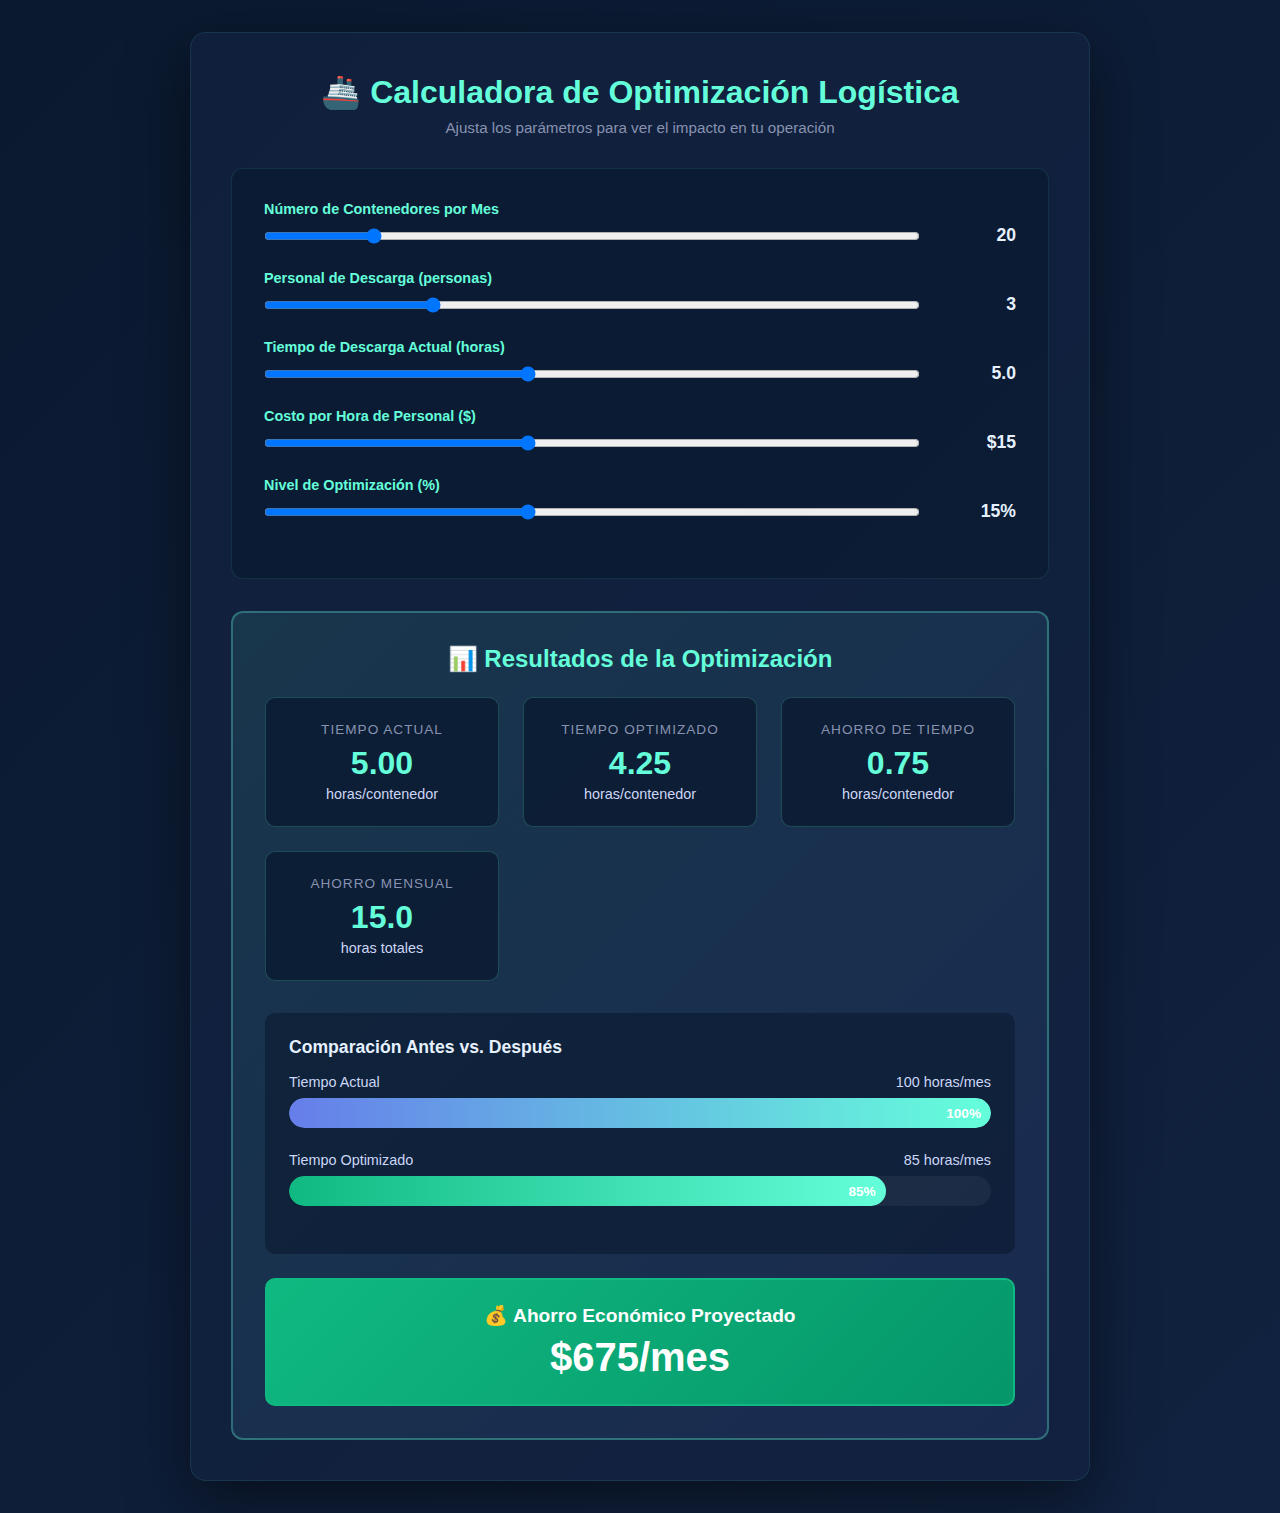
<file: calculadora.html>
<!DOCTYPE html>
<html lang="es">

<head>
    <meta charset="UTF-8">
    <meta name="viewport" content="width=device-width, initial-scale=1.0">
    <title>Calculadora de Optimización Logística</title>
    <style>
        * {
            margin: 0;
            padding: 0;
            box-sizing: border-box;
        }

        body {
            font-family: 'Inter', -apple-system, BlinkMacSystemFont, 'Segoe UI', sans-serif;
            background: linear-gradient(135deg, #0a192f 0%, #112240 100%);
            color: #ccd6f6;
            padding: 2rem;
            min-height: 100vh;
        }

        .calculator-container {
            max-width: 900px;
            margin: 0 auto;
            background: rgba(17, 34, 64, 0.8);
            border-radius: 16px;
            padding: 2.5rem;
            box-shadow: 0 20px 60px rgba(0, 0, 0, 0.5);
            border: 1px solid rgba(100, 255, 218, 0.1);
        }

        h1 {
            color: #64ffda;
            font-size: 2rem;
            margin-bottom: 0.5rem;
            text-align: center;
        }

        .subtitle {
            text-align: center;
            color: #8892b0;
            margin-bottom: 2rem;
            font-size: 0.95rem;
        }

        .input-section {
            background: rgba(10, 25, 47, 0.6);
            padding: 2rem;
            border-radius: 12px;
            margin-bottom: 2rem;
            border: 1px solid rgba(100, 255, 218, 0.1);
        }

        .input-group {
            margin-bottom: 1.5rem;
        }

        label {
            display: block;
            color: #64ffda;
            font-weight: 600;
            margin-bottom: 0.5rem;
            font-size: 0.9rem;
        }

        .input-wrapper {
            display: flex;
            align-items: center;
            gap: 1rem;
        }

        input[type="number"],
        input[type="range"] {
            flex: 1;
            padding: 0.75rem;
            background: rgba(255, 255, 255, 0.05);
            border: 1px solid rgba(100, 255, 218, 0.2);
            border-radius: 8px;
            color: #e6f1ff;
            font-size: 1rem;
            transition: all 0.3s;
        }

        input[type="number"]:focus,
        input[type="range"]:focus {
            outline: none;
            border-color: #64ffda;
            background: rgba(100, 255, 218, 0.05);
        }

        input[type="range"] {
            padding: 0;
            height: 8px;
            cursor: pointer;
        }

        .value-display {
            min-width: 80px;
            text-align: right;
            color: #e6f1ff;
            font-weight: 700;
            font-size: 1.1rem;
        }

        .results-section {
            background: linear-gradient(135deg, rgba(100, 255, 218, 0.1) 0%, rgba(102, 126, 234, 0.1) 100%);
            padding: 2rem;
            border-radius: 12px;
            border: 2px solid rgba(100, 255, 218, 0.3);
        }

        .results-title {
            color: #64ffda;
            font-size: 1.5rem;
            margin-bottom: 1.5rem;
            text-align: center;
            font-weight: 700;
        }

        .results-grid {
            display: grid;
            grid-template-columns: repeat(auto-fit, minmax(200px, 1fr));
            gap: 1.5rem;
            margin-bottom: 2rem;
        }

        .result-card {
            background: rgba(10, 25, 47, 0.8);
            padding: 1.5rem;
            border-radius: 10px;
            text-align: center;
            border: 1px solid rgba(100, 255, 218, 0.2);
            transition: transform 0.3s;
        }

        .result-card:hover {
            transform: translateY(-5px);
            border-color: #64ffda;
        }

        .result-label {
            color: #8892b0;
            font-size: 0.85rem;
            margin-bottom: 0.5rem;
            text-transform: uppercase;
            letter-spacing: 1px;
        }

        .result-value {
            color: #64ffda;
            font-size: 2rem;
            font-weight: 800;
            margin-bottom: 0.25rem;
        }

        .result-unit {
            color: #ccd6f6;
            font-size: 0.9rem;
        }

        .comparison-section {
            background: rgba(10, 25, 47, 0.6);
            padding: 1.5rem;
            border-radius: 10px;
            margin-top: 1.5rem;
        }

        .comparison-title {
            color: #e6f1ff;
            font-size: 1.1rem;
            margin-bottom: 1rem;
            font-weight: 600;
        }

        .comparison-bar {
            margin-bottom: 1.5rem;
        }

        .comparison-label {
            display: flex;
            justify-content: space-between;
            margin-bottom: 0.5rem;
            font-size: 0.9rem;
        }

        .bar-container {
            width: 100%;
            height: 30px;
            background: rgba(255, 255, 255, 0.05);
            border-radius: 15px;
            overflow: hidden;
            position: relative;
        }

        .bar-fill {
            height: 100%;
            background: linear-gradient(90deg, #667eea 0%, #64ffda 100%);
            border-radius: 15px;
            transition: width 0.5s ease;
            display: flex;
            align-items: center;
            justify-content: flex-end;
            padding-right: 10px;
            color: #fff;
            font-weight: 700;
            font-size: 0.85rem;
        }

        .savings-highlight {
            background: linear-gradient(135deg, #10b981 0%, #059669 100%);
            padding: 1.5rem;
            border-radius: 10px;
            text-align: center;
            margin-top: 1.5rem;
            border: 2px solid #10b981;
        }

        .savings-highlight h3 {
            color: #fff;
            font-size: 1.2rem;
            margin-bottom: 0.5rem;
        }

        .savings-amount {
            color: #fff;
            font-size: 2.5rem;
            font-weight: 800;
        }

        @media (max-width: 768px) {
            body {
                padding: 1rem;
            }

            .calculator-container {
                padding: 1.5rem;
            }

            h1 {
                font-size: 1.5rem;
            }

            .results-grid {
                grid-template-columns: 1fr;
            }
        }
    </style>
</head>

<body>
    <div class="calculator-container">
        <h1>🚢 Calculadora de Optimización Logística</h1>
        <p class="subtitle">Ajusta los parámetros para ver el impacto en tu operación</p>

        <div class="input-section">
            <div class="input-group">
                <label for="contenedores">Número de Contenedores por Mes</label>
                <div class="input-wrapper">
                    <input type="range" id="contenedores" min="5" max="100" value="20" step="5">
                    <span class="value-display" id="contenedoresValue">20</span>
                </div>
            </div>

            <div class="input-group">
                <label for="personal">Personal de Descarga (personas)</label>
                <div class="input-wrapper">
                    <input type="range" id="personal" min="2" max="6" value="3" step="1">
                    <span class="value-display" id="personalValue">3</span>
                </div>
            </div>

            <div class="input-group">
                <label for="tiempoDescarga">Tiempo de Descarga Actual (horas)</label>
                <div class="input-wrapper">
                    <input type="range" id="tiempoDescarga" min="3" max="8" value="5" step="0.5">
                    <span class="value-display" id="tiempoDescargaValue">5.0</span>
                </div>
            </div>

            <div class="input-group">
                <label for="costoHora">Costo por Hora de Personal ($)</label>
                <div class="input-wrapper">
                    <input type="range" id="costoHora" min="5" max="30" value="15" step="1">
                    <span class="value-display" id="costoHoraValue">$15</span>
                </div>
            </div>

            <div class="input-group">
                <label for="optimizacion">Nivel de Optimización (%)</label>
                <div class="input-wrapper">
                    <input type="range" id="optimizacion" min="5" max="30" value="15" step="5">
                    <span class="value-display" id="optimizacionValue">15%</span>
                </div>
            </div>
        </div>

        <div class="results-section">
            <h2 class="results-title">📊 Resultados de la Optimización</h2>

            <div class="results-grid">
                <div class="result-card">
                    <div class="result-label">Tiempo Actual</div>
                    <div class="result-value" id="tiempoActual">5.0</div>
                    <div class="result-unit">horas/contenedor</div>
                </div>

                <div class="result-card">
                    <div class="result-label">Tiempo Optimizado</div>
                    <div class="result-value" id="tiempoOptimizado">4.25</div>
                    <div class="result-unit">horas/contenedor</div>
                </div>

                <div class="result-card">
                    <div class="result-label">Ahorro de Tiempo</div>
                    <div class="result-value" id="ahorroTiempo">0.75</div>
                    <div class="result-unit">horas/contenedor</div>
                </div>

                <div class="result-card">
                    <div class="result-label">Ahorro Mensual</div>
                    <div class="result-value" id="ahorroMensual">15</div>
                    <div class="result-unit">horas totales</div>
                </div>
            </div>

            <div class="comparison-section">
                <h3 class="comparison-title">Comparación Antes vs. Después</h3>

                <div class="comparison-bar">
                    <div class="comparison-label">
                        <span>Tiempo Actual</span>
                        <span id="barActual">100 horas/mes</span>
                    </div>
                    <div class="bar-container">
                        <div class="bar-fill" id="barActualFill" style="width: 100%;">100%</div>
                    </div>
                </div>

                <div class="comparison-bar">
                    <div class="comparison-label">
                        <span>Tiempo Optimizado</span>
                        <span id="barOptimizado">85 horas/mes</span>
                    </div>
                    <div class="bar-container">
                        <div class="bar-fill" id="barOptimizadoFill"
                            style="width: 85%; background: linear-gradient(90deg, #10b981 0%, #64ffda 100%);">85%</div>
                    </div>
                </div>
            </div>

            <div class="savings-highlight">
                <h3>💰 Ahorro Económico Proyectado</h3>
                <div class="savings-amount" id="ahorroEconomico">$225/mes</div>
            </div>
        </div>
    </div>

    <script>
        // Referencias a elementos
        const inputs = {
            contenedores: document.getElementById('contenedores'),
            personal: document.getElementById('personal'),
            tiempoDescarga: document.getElementById('tiempoDescarga'),
            costoHora: document.getElementById('costoHora'),
            optimizacion: document.getElementById('optimizacion')
        };

        const displays = {
            contenedores: document.getElementById('contenedoresValue'),
            personal: document.getElementById('personalValue'),
            tiempoDescarga: document.getElementById('tiempoDescargaValue'),
            costoHora: document.getElementById('costoHoraValue'),
            optimizacion: document.getElementById('optimizacionValue')
        };

        const results = {
            tiempoActual: document.getElementById('tiempoActual'),
            tiempoOptimizado: document.getElementById('tiempoOptimizado'),
            ahorroTiempo: document.getElementById('ahorroTiempo'),
            ahorroMensual: document.getElementById('ahorroMensual'),
            barActual: document.getElementById('barActual'),
            barOptimizado: document.getElementById('barOptimizado'),
            barActualFill: document.getElementById('barActualFill'),
            barOptimizadoFill: document.getElementById('barOptimizadoFill'),
            ahorroEconomico: document.getElementById('ahorroEconomico')
        };

        // Función para calcular resultados
        function calcular() {
            const contenedores = parseInt(inputs.contenedores.value);
            const personal = parseInt(inputs.personal.value);
            const tiempoDescarga = parseFloat(inputs.tiempoDescarga.value);
            const costoHora = parseFloat(inputs.costoHora.value);
            const optimizacion = parseFloat(inputs.optimizacion.value) / 100;

            // Cálculos
            const tiempoActual = tiempoDescarga;
            const tiempoOptimizado = tiempoDescarga * (1 - optimizacion);
            const ahorroTiempo = tiempoActual - tiempoOptimizado;
            const ahorroMensual = ahorroTiempo * contenedores;

            const tiempoTotalActual = tiempoActual * contenedores;
            const tiempoTotalOptimizado = tiempoOptimizado * contenedores;

            const costoActual = tiempoTotalActual * personal * costoHora;
            const costoOptimizado = tiempoTotalOptimizado * personal * costoHora;
            const ahorroEconomico = costoActual - costoOptimizado;

            // Actualizar displays de valores
            displays.contenedores.textContent = contenedores;
            displays.personal.textContent = personal;
            displays.tiempoDescarga.textContent = tiempoDescarga.toFixed(1);
            displays.costoHora.textContent = '$' + costoHora;
            displays.optimizacion.textContent = (optimizacion * 100).toFixed(0) + '%';

            // Actualizar resultados
            results.tiempoActual.textContent = tiempoActual.toFixed(2);
            results.tiempoOptimizado.textContent = tiempoOptimizado.toFixed(2);
            results.ahorroTiempo.textContent = ahorroTiempo.toFixed(2);
            results.ahorroMensual.textContent = ahorroMensual.toFixed(1);

            // Actualizar barras de comparación
            results.barActual.textContent = tiempoTotalActual.toFixed(0) + ' horas/mes';
            results.barOptimizado.textContent = tiempoTotalOptimizado.toFixed(0) + ' horas/mes';

            const porcentajeOptimizado = (tiempoTotalOptimizado / tiempoTotalActual) * 100;
            results.barOptimizadoFill.style.width = porcentajeOptimizado + '%';
            results.barOptimizadoFill.textContent = porcentajeOptimizado.toFixed(0) + '%';

            // Actualizar ahorro económico
            results.ahorroEconomico.textContent = '$' + ahorroEconomico.toFixed(0) + '/mes';
        }

        // Event listeners para todos los inputs
        Object.values(inputs).forEach(input => {
            input.addEventListener('input', calcular);
        });

        // Calcular valores iniciales
        calcular();
    </script>
</body>

</html>
</file>
